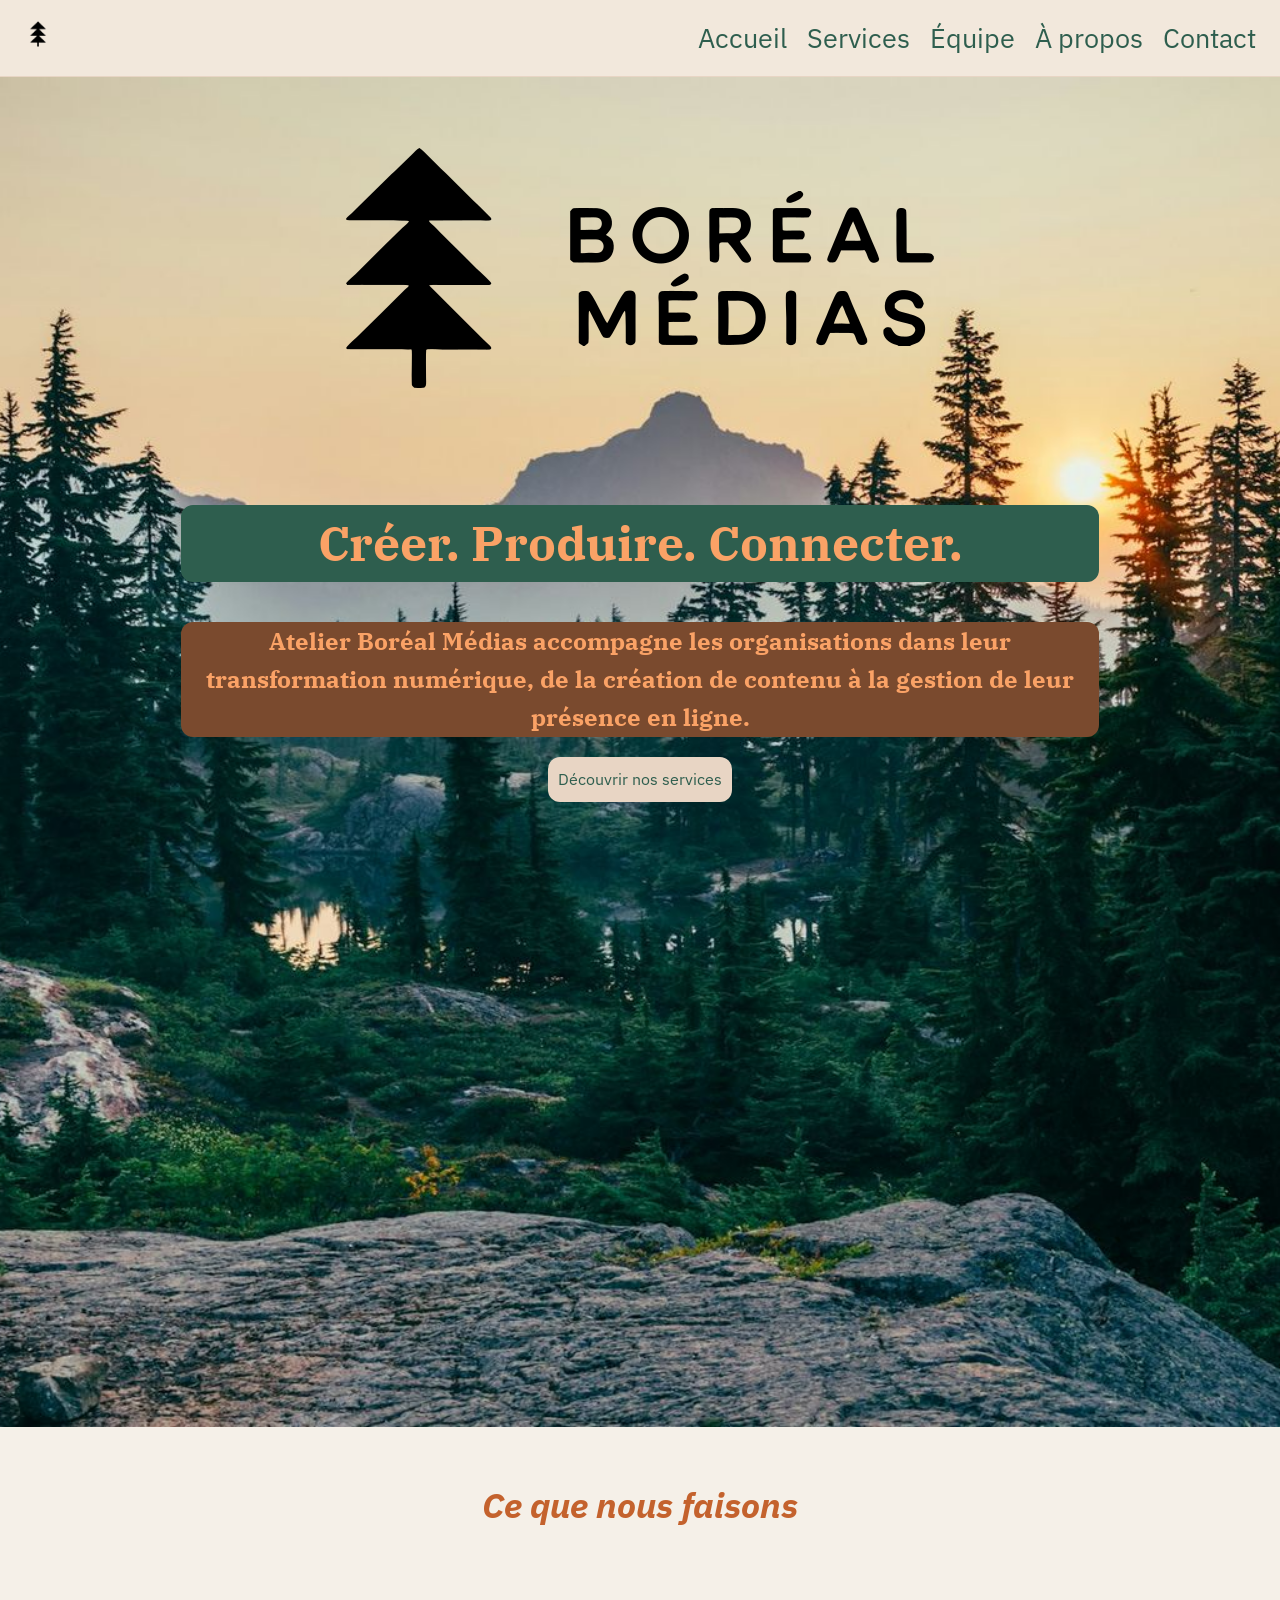
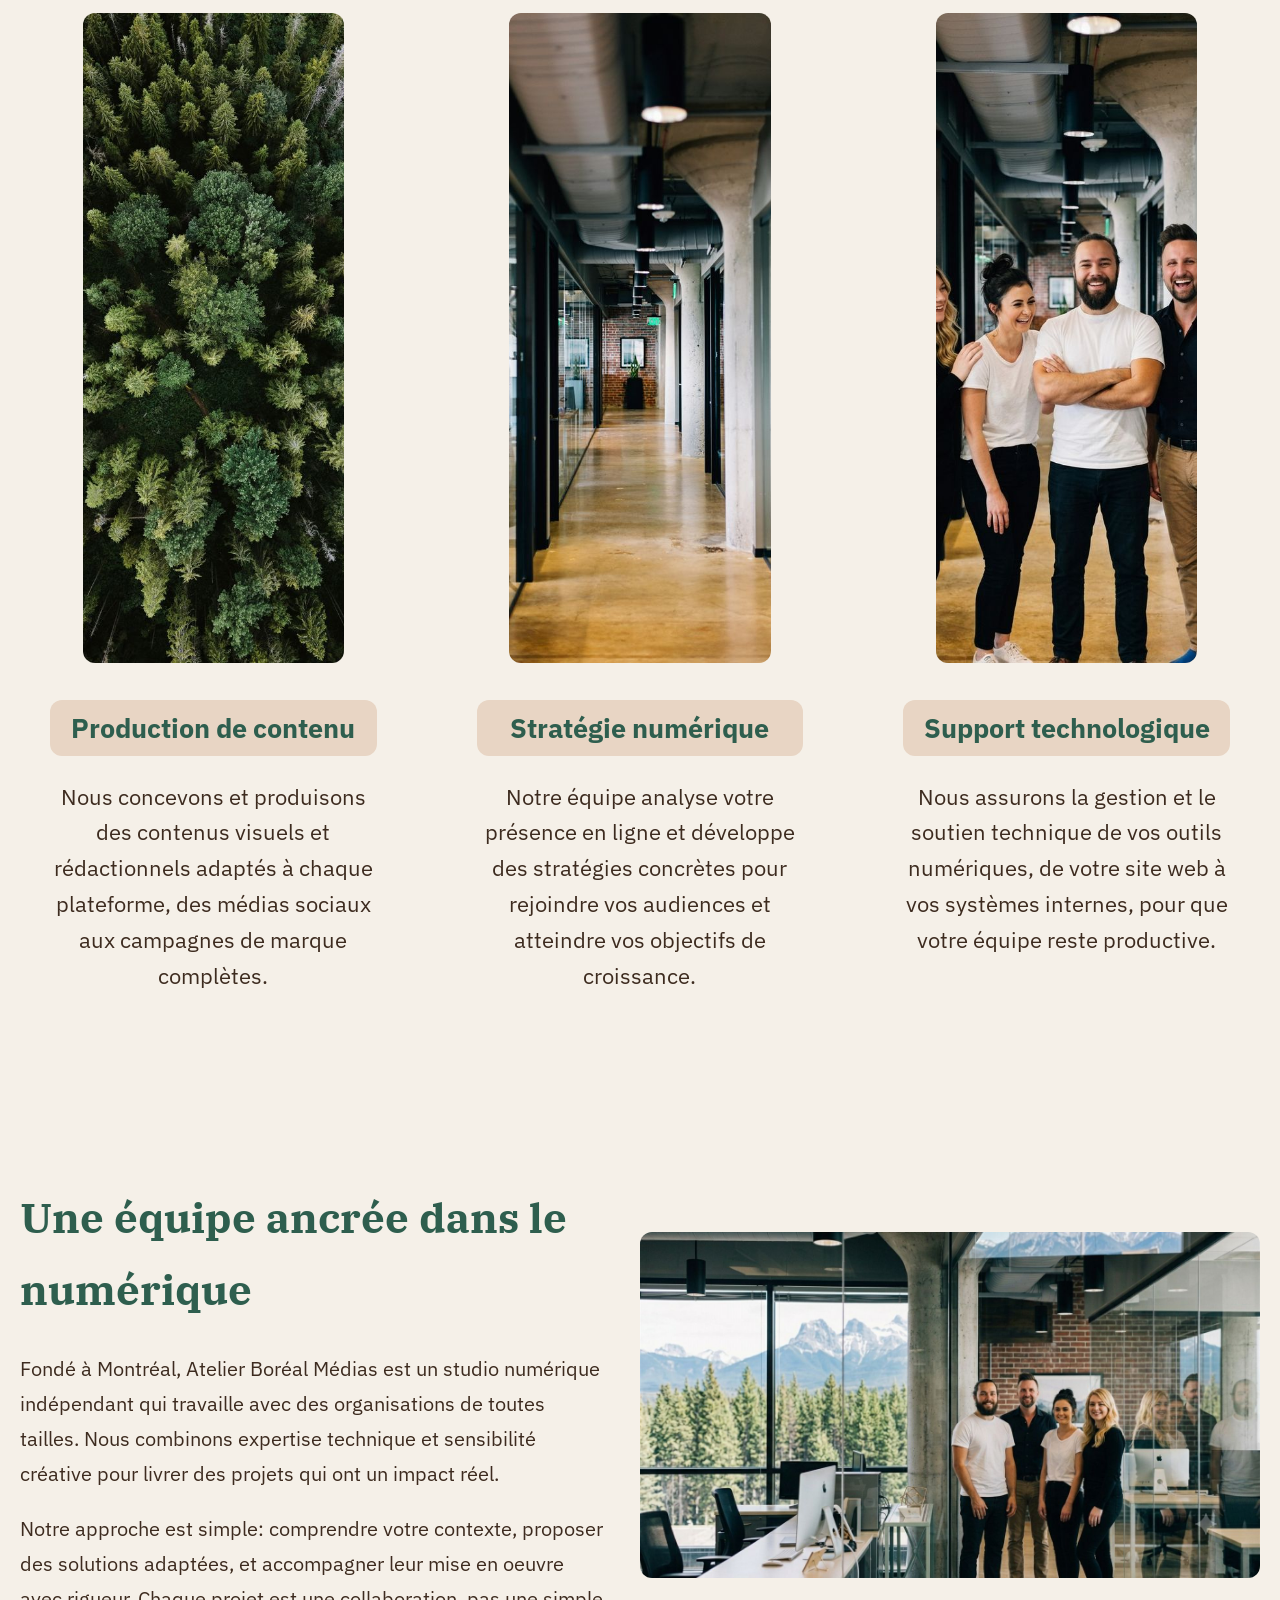
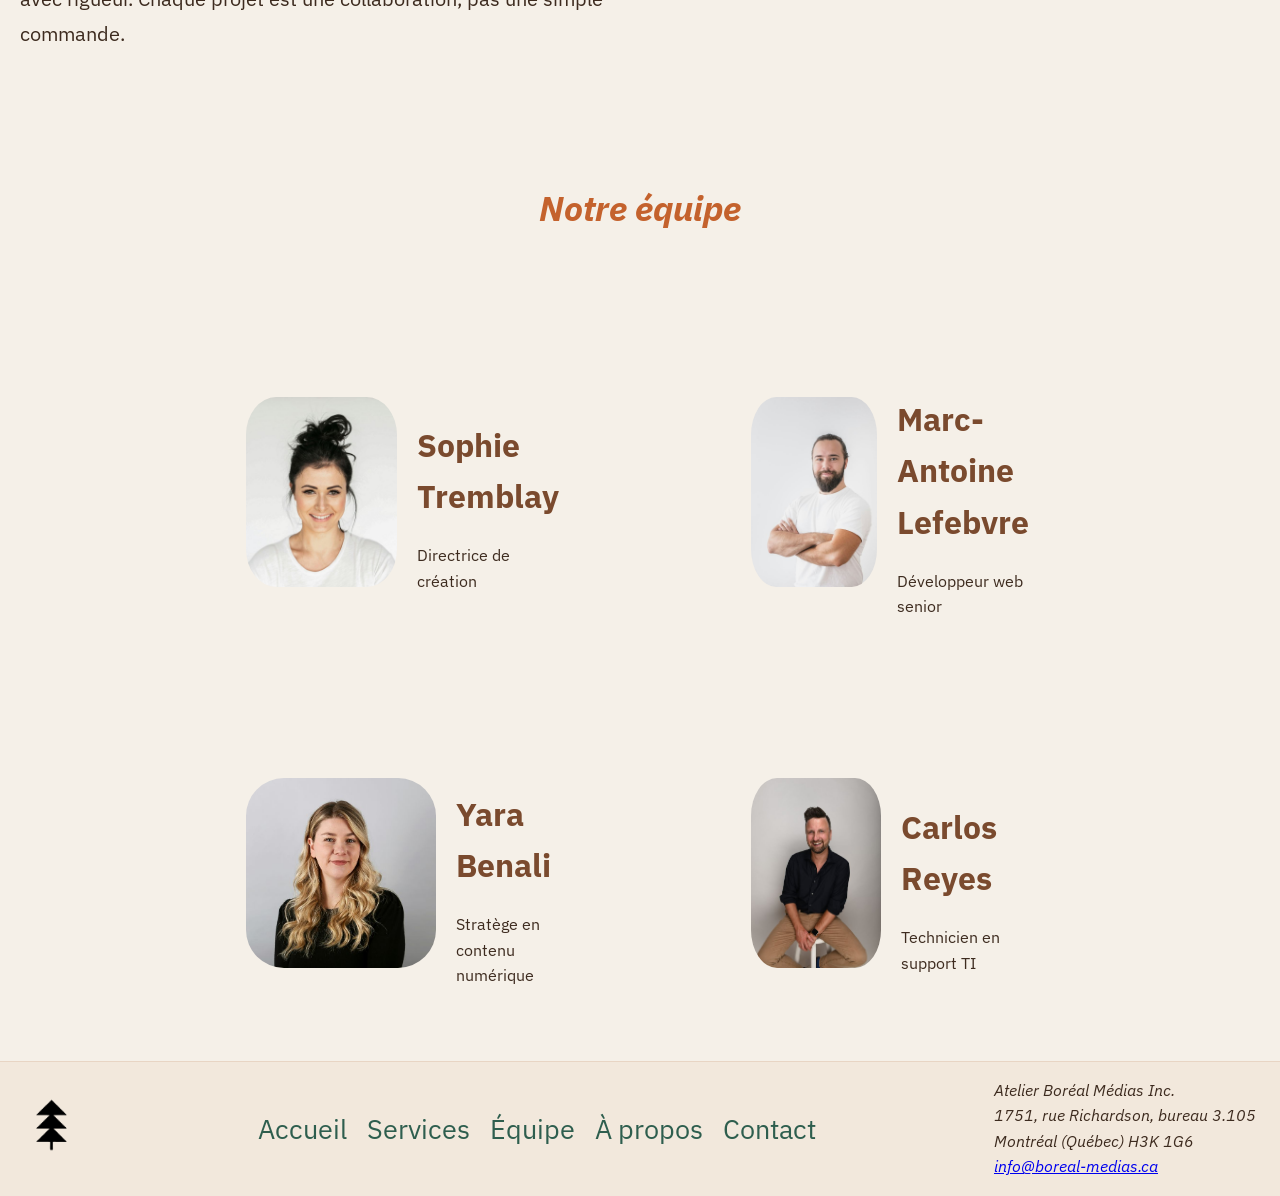
<file: index.html>
<!DOCTYPE html>
<html lang="fr">
<head>
  <meta charset="UTF-8">
  <meta name="viewport" content="width=device-width, initial-scale=1.0">
  <title>Atelier Boréal Médias</title>
  <meta name="description" content="Atelier Boréal Médias : studio numérique montréalais (site fictif réalisé dans le cadre d'une formation en développement web).">
  <link rel="icon" type="image/svg+xml" href="images/abm-logo.svg">

  <!-- Typographies : IBM Plex Serif (titres) et IBM Plex Sans (texte) via Google Fonts -->
  <link rel="preconnect" href="https://fonts.googleapis.com">
  <link rel="preconnect" href="https://fonts.gstatic.com" crossorigin>
  <link href="https://fonts.googleapis.com/css2?family=IBM+Plex+Sans:ital,wght@0,100..700;1,100..700&family=IBM+Plex+Serif:ital,wght@0,400;0,700;1,400;1,700&display=swap" rel="stylesheet">

  <link rel="stylesheet" href="vitrine-style.css">
</head>
<body>

  <!-- En-tête + navigation -->
  <header>
    <a href="index.html">
      <img src="images/abm-logo.png" alt="Logo Atelier Boréal Médias">
      <span id="fallback-name" style="display:none;">Atelier Boréal Médias</span>
    </a>

    <nav>
        <a href="index.html">Accueil</a>
        <a href="#services">Services</a>
        <a href="#equipe">Équipe</a>
        <a href="#apropos">À propos</a>
        <a href="index-contact.html">Contact</a>
    </nav>
  </header>

  <main>

  <!-- Bannière (hero) -->
  <section class="hero">
    <div class="hero-contenu">
      <img src="images/boreal-media-logo.png" alt="Atelier Boréal Médias">
      <div class="hero-text">
        <h1>Créer. Produire. Connecter.</h1>
        <h2>Atelier Boréal Médias accompagne les organisations dans leur transformation numérique, de la création de contenu à la gestion de leur présence en ligne.</h2>
        <a href="#services" class="bouton-cta">Découvrir nos services</a>
      </div>
    </div>
  </section>


  <!-- Services : 3 cartes égales (Grid) -->
  <section id="services" class="services">
    <h2>Ce que nous faisons</h2>

    <div class="grille-services">

      <div class="carte-service">
        <img src="images/photo-topview-boreal.jpg" alt="Vue aérienne d'une forêt boréale">
        <h3>Production de contenu</h3>
        <p>Nous concevons et produisons des contenus visuels et rédactionnels adaptés à chaque plateforme, des médias sociaux aux campagnes de marque complètes.</p>
      </div>

      <div class="carte-service">
        <img src="images/photo-bureau.jpg" alt="Couloir d'un bureau moderne aux murs vitrés et de briques">
        <h3>Stratégie numérique</h3>
        <p>Notre équipe analyse votre présence en ligne et développe des stratégies concrètes pour rejoindre vos audiences et atteindre vos objectifs de croissance.</p>
      </div>

      <div class="carte-service">
        <img src="images/photo-bureau-equipe.jpg" alt="Quatre collègues souriants dans un couloir de bureau">
        <h3>Support technologique</h3>
        <p>Nous assurons la gestion et le soutien technique de vos outils numériques, de votre site web à vos systèmes internes, pour que votre équipe reste productive.</p>
      </div>

    </div>
  </section>


  <!-- À propos : texte + image (Flexbox) -->
  <section id="apropos" class="apropos">
    <div class="apropos-contenu">
      <div class="apropos-texte">
        <h2>Une équipe ancrée dans le numérique</h2>
        <p>Fondé à Montréal, Atelier Boréal Médias est un studio numérique indépendant qui travaille avec des organisations de toutes tailles. Nous combinons expertise technique et sensibilité créative pour livrer des projets qui ont un impact réel.</p>
        <p>Notre approche est simple: comprendre votre contexte, proposer des solutions adaptées, et accompagner leur mise en oeuvre avec rigueur. Chaque projet est une collaboration, pas une simple commande.</p>
      </div>
      <div class="apropos-image">
        <img src="images/photo-bureau-equipe2.jpg" alt="Équipe Atelier Boréal Médias au travail">
      </div>
    </div>
  </section>


  <!-- Équipe : grille 2x2 (Grid) -->
  <section id="equipe" class="equipe">
    <h2>Notre équipe</h2>

    <div class="grille-equipe">

      <div class="carte-membre">
        <img src="images/photo-sophie.jpg" alt="Photo de Sophie Tremblay">
        <div class="texte-membre">
          <h3>Sophie Tremblay</h3>
          <p>Directrice de création</p>
        </div>
      </div>

      <div class="carte-membre">
        <img src="images/photo-marc.jpg" alt="Photo de Marc-Antoine Lefebvre">
        <div class="texte-membre">
          <h3>Marc-Antoine Lefebvre</h3>
          <p>Développeur web senior</p>
        </div>
      </div>

      <div class="carte-membre">
        <img src="images/photo-yara.jpg" alt="Photo de Yara Benali">
        <div class="texte-membre">
          <h3>Yara Benali</h3>
          <p>Stratège en contenu numérique</p>
        </div>
      </div>

      <div class="carte-membre">
        <img src="images/photo-carlos.jpg" alt="Photo de Carlos Reyes">
        <div class="texte-membre">
          <h3>Carlos Reyes</h3>
          <p>Technicien en support TI</p>
        </div>
      </div>

    </div>
  </section>

  </main>


  <!-- Pied de page (Flexbox) -->
  <footer>
    <div class="footer-contenu">

      <div class="footer-logo">
        <img src="images/abm-logo.png" alt="Logo Atelier Boréal Médias" width="110">
      </div>

      <nav class="footer-nav">
          <a href="index.html">Accueil</a>
          <a href="#services">Services</a>
          <a href="#equipe">Équipe</a>
          <a href="#apropos">À propos</a>
          <a href="index-contact.html">Contact</a>
      </nav>

      <address>
        Atelier Boréal Médias Inc.<br>
        1751, rue Richardson, bureau 3.105<br>
        Montréal (Québec) H3K 1G6<br>
        <a href="mailto:info@boreal-medias.ca">info@boreal-medias.ca</a>
      </address>

    </div>
  </footer>

</body>
</html>
</file>
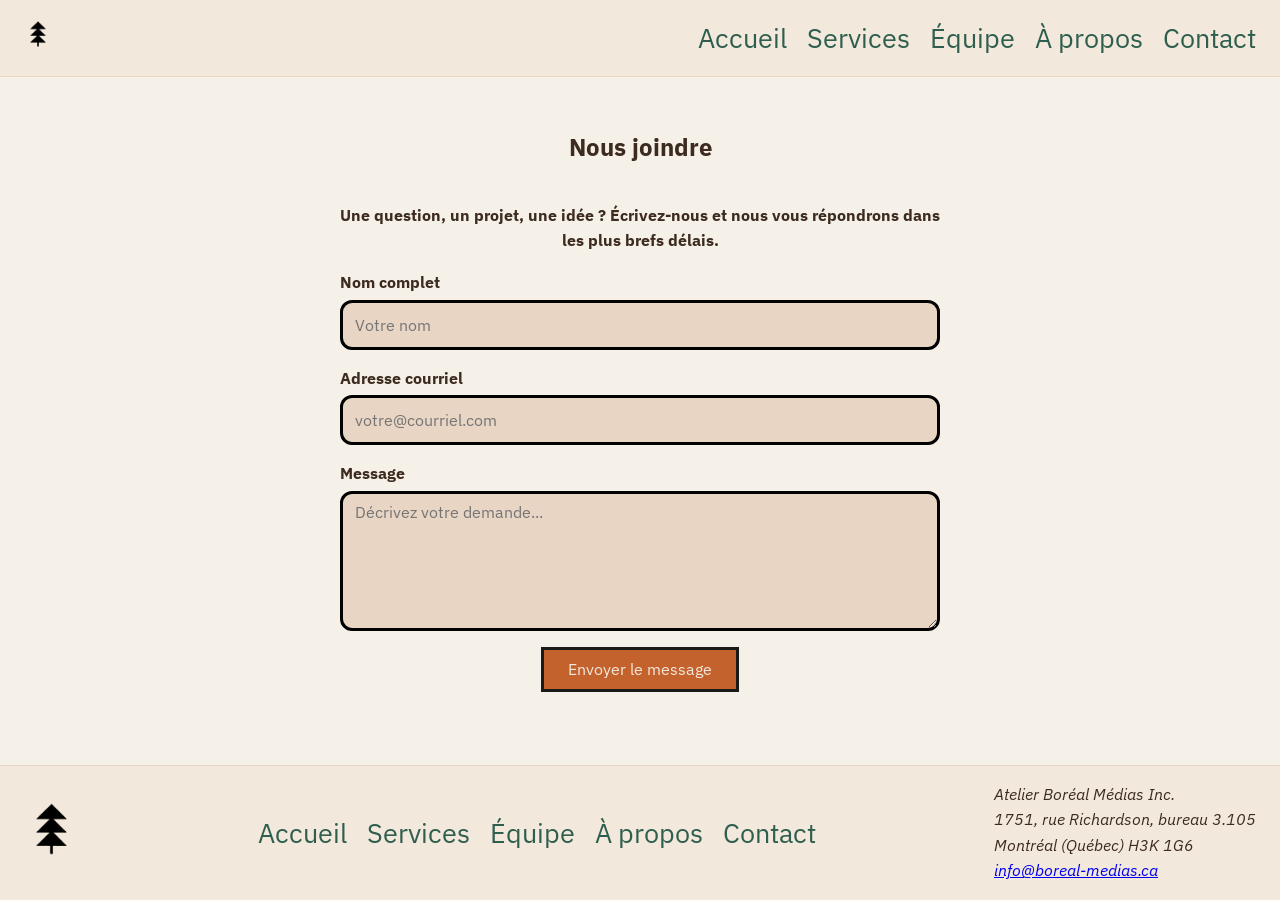
<file: index-contact.html>
<!DOCTYPE html>
<html lang="fr">
<head>
  <meta charset="UTF-8">
  <meta name="viewport" content="width=device-width, initial-scale=1.0">
  <title>Nous joindre | Atelier Boréal Médias</title>
  <meta name="description" content="Contactez Atelier Boréal Médias : une question, un projet, une idée ? (Site fictif réalisé dans le cadre d'une formation en développement web.)">
  <link rel="icon" type="image/svg+xml" href="images/abm-logo.svg">

  <!-- Typographies : mêmes polices que index.html -->
  <link rel="preconnect" href="https://fonts.googleapis.com">
  <link rel="preconnect" href="https://fonts.gstatic.com" crossorigin>
  <link href="https://fonts.googleapis.com/css2?family=IBM+Plex+Sans:ital,wght@0,100..700;1,100..700&family=IBM+Plex+Serif:ital,wght@0,400;0,700;1,400;1,700&display=swap" rel="stylesheet">

  <!-- Même feuille de style que index.html -->
  <link rel="stylesheet" href="vitrine-style.css">
</head>
<body>

  <header>
    <a href="index.html">
      <img src="images/abm-logo.png" alt="Logo Atelier Boréal Médias">
      <span id="fallback-name" style="display:none;">Atelier Boréal Médias</span>
    </a>

    <nav>
        <a href="index.html">Accueil</a>
        <a href="index.html#services">Services</a>
        <a href="index.html#equipe">Équipe</a>
        <a href="index.html#apropos">À propos</a>
        <a href="index-contact.html">Contact</a>
    </nav>
  </header>


  <!-- Formulaire de contact (démonstration : pas de traitement côté serveur) -->
  <main class="page-contact">
    <form class="formulaire-contact" action="#">
      <h2>Nous joindre</h2>
      <p class="intro-contact">Une question, un projet, une idée ? Écrivez-nous et nous vous répondrons dans les plus brefs délais.</p>

      <div class="champ">
        <label for="nom">Nom complet</label>
        <input type="text" id="nom" name="nom" placeholder="Votre nom" autocomplete="name" required>
      </div>

      <div class="champ">
        <label for="email">Adresse courriel</label>
        <input type="email" id="email" name="email" placeholder="votre@courriel.com" autocomplete="email" required>
      </div>

      <div class="champ">
        <label for="message">Message</label>
        <textarea id="message" name="message" placeholder="Décrivez votre demande..." required></textarea>
      </div>

      <button type="submit">Envoyer le message</button>
    </form>
  </main>

  <footer>
    <div id="footer-contact" class="footer-contenu">

      <div class="footer-logo">
        <img src="images/abm-logo.png" alt="Logo Atelier Boréal Médias" width="110">
      </div>

      <nav class="footer-nav">
          <a href="index.html">Accueil</a>
          <a href="index.html#services">Services</a>
          <a href="index.html#equipe">Équipe</a>
          <a href="index.html#apropos">À propos</a>
          <a href="index-contact.html">Contact</a>
      </nav>

      <address>
        Atelier Boréal Médias Inc.<br>
        1751, rue Richardson, bureau 3.105<br>
        Montréal (Québec) H3K 1G6<br>
        <a href="mailto:info@boreal-medias.ca">info@boreal-medias.ca</a>
      </address>

    </div>
  </footer>

</body>
</html>
</file>
<file: vitrine-style.css>
:root {
  /* COULEURS PRINCIPALES */
  --couleur-texte:        #3D2B1F;
  --couleur-accent:       #C4622D;
  --couleur-secondaire:   #2E5E4E;
  --couleur-fond:         #F5F0E8;
  --couleur-blanc:        #FFFFFF;

  /* COULEURS DE SUPPORT */
  --couleur-fond-alt:     #F2E8DC;
  --couleur-texte-doux:   #7A4A2E;
  --couleur-bordure:      #E8D5C4;
  --couleur-sombre:       #1A1A18;
  --couleur-accent-clair: #FAA266;

  /* TYPOGRAPHIES */
  --typo-titre:   'IBM Plex Serif', serif;
  --typo-corps:   'IBM Plex Sans', sans-serif;

  --border-radius-img: 12px;
}

/* RÉINITIALISATION */
*,
*::before,
*::after {
  box-sizing: border-box;
}

body {
  margin: 0;
  font-family: var(--typo-corps);
  background-color: var(--couleur-fond);
  color: var(--couleur-texte);
  line-height: 1.6;
  min-height: 100vh;
  display: flex;
  flex-direction: column;
}

img {
  max-width: 100%;
}

/* SECTION 1 : HEADER + NAVIGATION */

header {
  display: flex;
  justify-content: space-between;
  align-items: center;
  gap: 1rem;
  padding: 1rem 1.5rem;
  background-color: var(--couleur-fond-alt);
  border-bottom: 1px solid var(--couleur-bordure);
}

header img {
  height: 32px;
  width: auto;
}

nav {
  display: flex;
  flex-wrap: wrap;
  gap: 20px;
  font-size: 1.7rem;
}

nav a {
  color: var(--couleur-secondaire);
  text-decoration: none;
}

nav a:hover {
  color: var(--couleur-sombre);
  transform: scale(1.05);
}

/* SECTION 2 : HERO */

.hero {
  position: relative;
  background-image: url("images/photo-paysage-boreal.jpg");
  background-size: cover;
  background-position: top;
  background-repeat: no-repeat;

  min-height: 150vh;

  display: flex;
  flex-direction: column;
  justify-content: space-between;
  align-items: center;
  text-align: center;
  gap: 10px;
}

.hero-contenu {
  max-width: 950px;
  padding: 0 1rem;
}

.hero-contenu h1 {
  font-family: var(--typo-titre);
  font-size: clamp(2rem, 6vw, 3rem);
  font-weight: 700;
  color: var(--couleur-accent-clair);
  background-color: var(--couleur-secondaire);
  border-radius: var(--border-radius-img);
}

.hero-contenu h2 {
  font-family: var(--typo-titre);
  color: var(--couleur-accent-clair);
  background-color: var(--couleur-texte-doux);
  border-radius: var(--border-radius-img);
}

.bouton-cta {
  display: inline-block;
  color: var(--couleur-secondaire);
  text-decoration: none;
  padding: 10px;
  background-color: var(--couleur-bordure);
  border-radius: var(--border-radius-img);
}

/* SECTION 3 : SERVICES - 3 CARTES ÉGALES */

.services h2 {
  text-align: center;
  font-style: italic;
  font-size: 2.2rem;
  margin: 50px 50px 30px;
  color: var(--couleur-accent);
}

.grille-services {
  display: grid;
  grid-template-columns: repeat(3, 1fr);
  gap: 40px;
  padding: 20px;
}

.carte-service {
  text-align: center;
  padding: 30px;
}

.carte-service img {
  width: 80%;
  height: 650px;
  object-fit: cover;
  border-radius: var(--border-radius-img);
  margin-bottom: 2px;
}

.carte-service h3 {
  font-size: 1.7rem;
  font-weight: 700;
  margin-bottom: 10px;
  color: var(--couleur-secondaire);
  padding: 2%;
  border-radius: var(--border-radius-img);
  background-color: var(--couleur-bordure);
}

.carte-service p {
  font-size: 1.4rem;
  line-height: 1.6;
}

/* SECTION 4 : À PROPOS */

.apropos-contenu {
  display: flex;
  flex-direction: row;
  align-items: center;
  justify-content: space-between;
  gap: 2rem;
  margin: auto;
  padding: 80px 20px;
  max-width: 1700px;
}

.apropos-texte {
  flex: 1;
  font-size: 1.25rem;
  line-height: 1.75;
  color: var(--couleur-texte);
  max-width: 1000px;
}

.apropos-texte h2 {
  font-family: var(--typo-titre);
  font-size: 2.6rem;
  margin-bottom: 25px;
  color: var(--couleur-secondaire);
}

.apropos-image {
  flex: 0 1 50%;
}

.apropos-image img {
  width: 100%;
  height: auto;
  border-radius: var(--border-radius-img);
  object-fit: cover;
}

/* SECTION 5 : ÉQUIPE - GRILLE 2x2 */

.equipe h2 {
  text-align: center;
  font-style: italic;
  font-size: 2.2rem;
  margin-bottom: 70px;
  color: var(--couleur-accent);
}

.grille-equipe {
  display: grid;
  grid-template-columns: repeat(2, 1fr);
  grid-template-rows: repeat(2, auto);
  gap: 50px 150px;
  padding: 20px;
  max-width: 900px;
  margin: 0 auto;
}

.carte-membre {
  display: flex;
  flex-direction: row;
  align-items: center;
  gap: 20px;
  text-align: left;
  margin: 10%;
}

.carte-membre img {
  width: 190px;
  height: 190px;
  object-fit: cover;
  border-radius: 20%;
  margin-bottom: 15px;
}

.carte-membre h3 {
  font-size: 2rem;
  font-weight: 700;
  margin-bottom: 5px;
  color: var(--couleur-texte-doux);
}

.carte-membre .texte-membre {
  display: flex;
  flex-direction: column;
}

/* SECTION 6 : FOOTER */

.footer-contenu {
  display: flex;
  flex-wrap: wrap;
  justify-content: space-between;
  align-items: center;
  gap: 1rem;
  padding: 1rem 1.5rem;
  background-color: var(--couleur-fond-alt);
  border-top: 1px solid var(--couleur-bordure);
  margin-top: auto;
}

.footer-logo img {
  height: 64px;
  width: auto;
}

/* PAGE CONTACT */

.page-contact {
  flex: 1;
  padding: 2rem 1rem;
}

.formulaire-contact {
  display: flex;
  flex-direction: column;
  align-items: center;
  gap: 1rem;
  max-width: 600px;
  margin: 0 auto;
}

.intro-contact {
  font-weight: bold;
  text-align: center;
  margin: 0;
}

.champ {
  display: flex;
  flex-direction: column;
  gap: 0.25rem;
  width: 100%;
}

label {
  font-weight: bold;
}

input,
textarea {
  width: 100%;
  padding: 0.5rem 0.75rem;
  font-family: inherit;
  font-size: 1rem;
  border: 3px solid;
  border-radius: var(--border-radius-img);
  background-color: var(--couleur-bordure);
}

input {
  height: 50px;
}

textarea {
  height: 140px;
  resize: vertical;
}

button {
  padding: 0.6rem 1.5rem;
  min-height: 45px;
  font-family: inherit;
  font-size: 1rem;
  cursor: pointer;
  background-color: var(--couleur-accent);
  color: var(--couleur-fond-alt);
  border: 3px solid var(--couleur-sombre);
}

button:hover {
  transform: scale(1.05);
}

/* TABLETTE ET MOBILE */

@media (max-width: 900px) {
  nav {
    font-size: 1.1rem;
    gap: 12px;
  }

  .services h2,
  .equipe h2 {
    font-size: 1.8rem;
    margin: 30px 20px;
  }

  .grille-services {
    grid-template-columns: 1fr;
    gap: 10px;
  }

  .carte-service img {
    width: 100%;
    height: 400px;
  }

  .carte-service h3 {
    font-size: 1.4rem;
  }

  .carte-service p {
    font-size: 1.1rem;
  }

  .apropos-contenu {
    flex-direction: column;
    padding: 40px 20px;
  }

  .apropos-texte {
    font-size: 1.1rem;
  }

  .apropos-texte h2 {
    font-size: 2rem;
  }

  .apropos-image {
    flex: none;
    width: 100%;
  }

  .grille-equipe {
    grid-template-columns: 1fr;
    gap: 10px;
  }

  .carte-membre {
    margin: 0;
  }

  .carte-membre img {
    width: 120px;
    height: 120px;
  }

  .carte-membre h3 {
    font-size: 1.4rem;
  }

  .footer-contenu {
    flex-direction: column;
    text-align: center;
  }
}

@media (max-width: 600px) {
  header {
    flex-direction: column;
  }

  nav {
    justify-content: center;
  }
}
</file>
